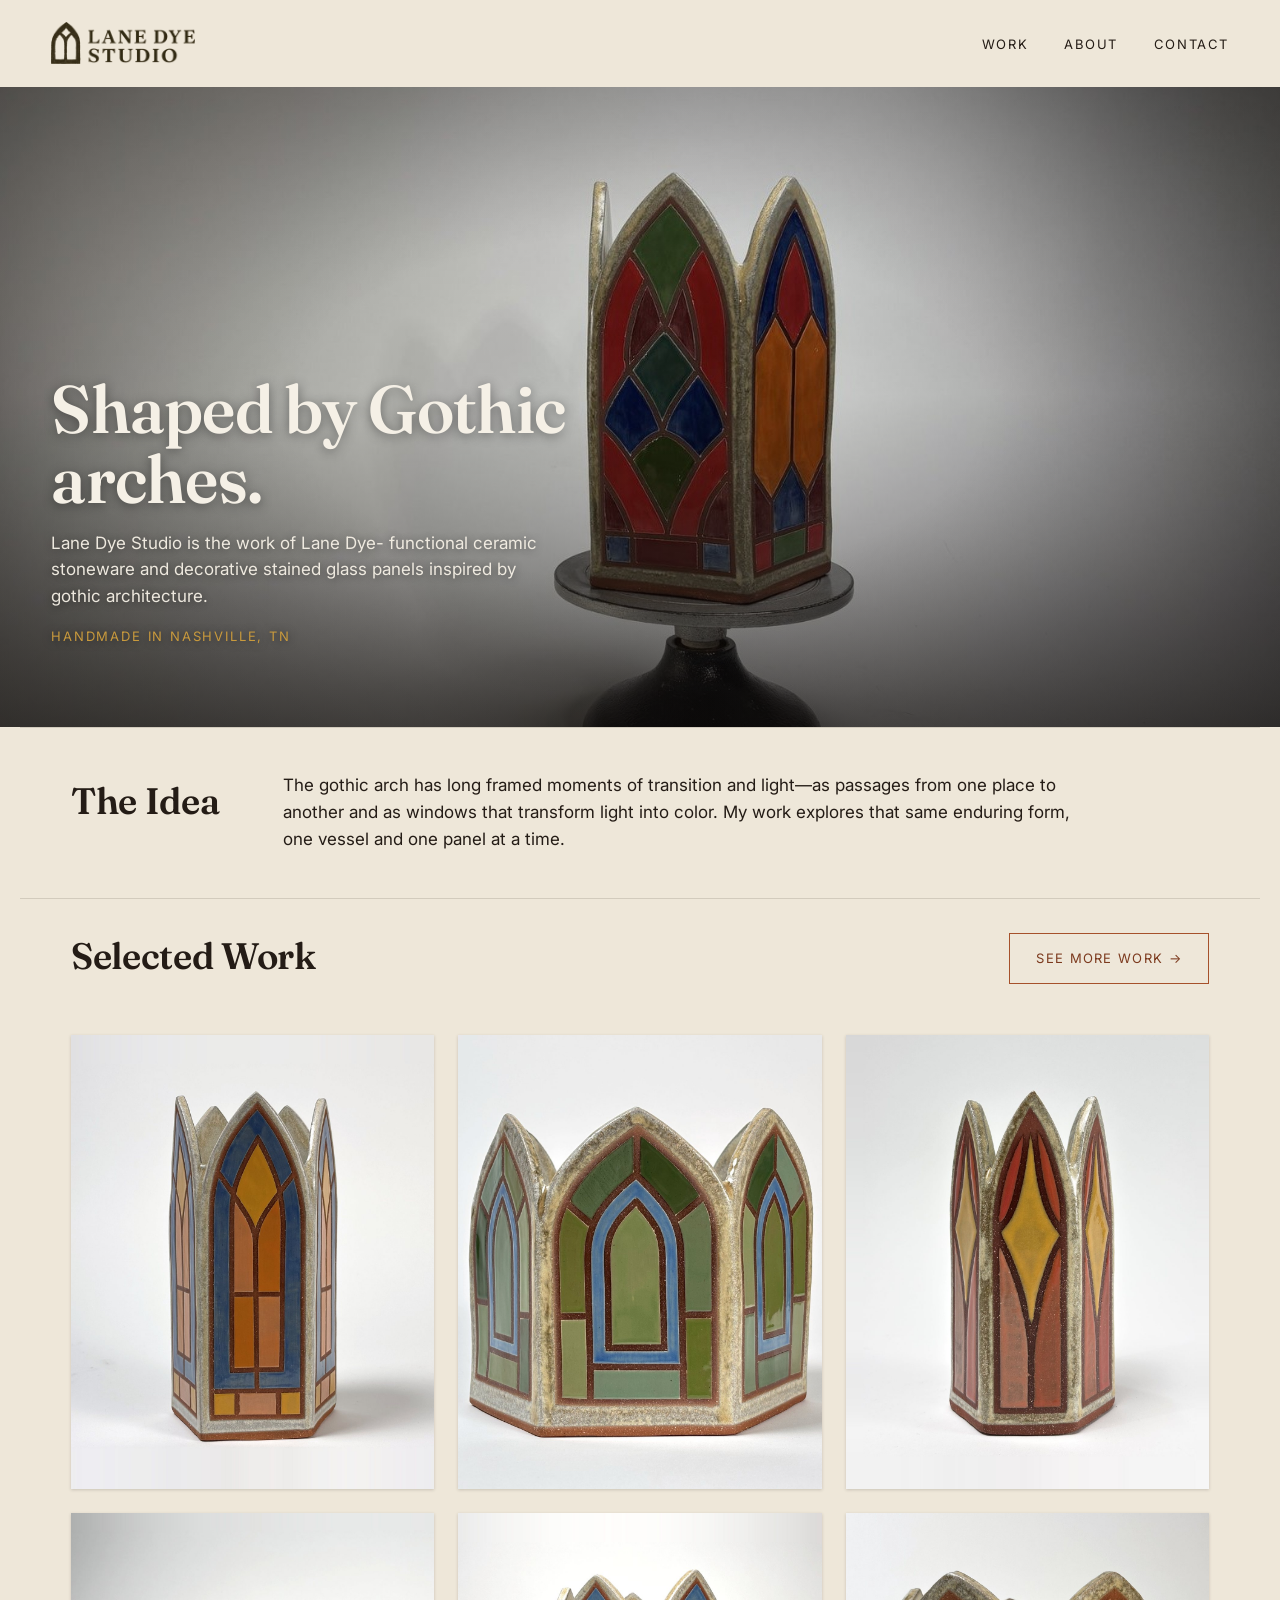
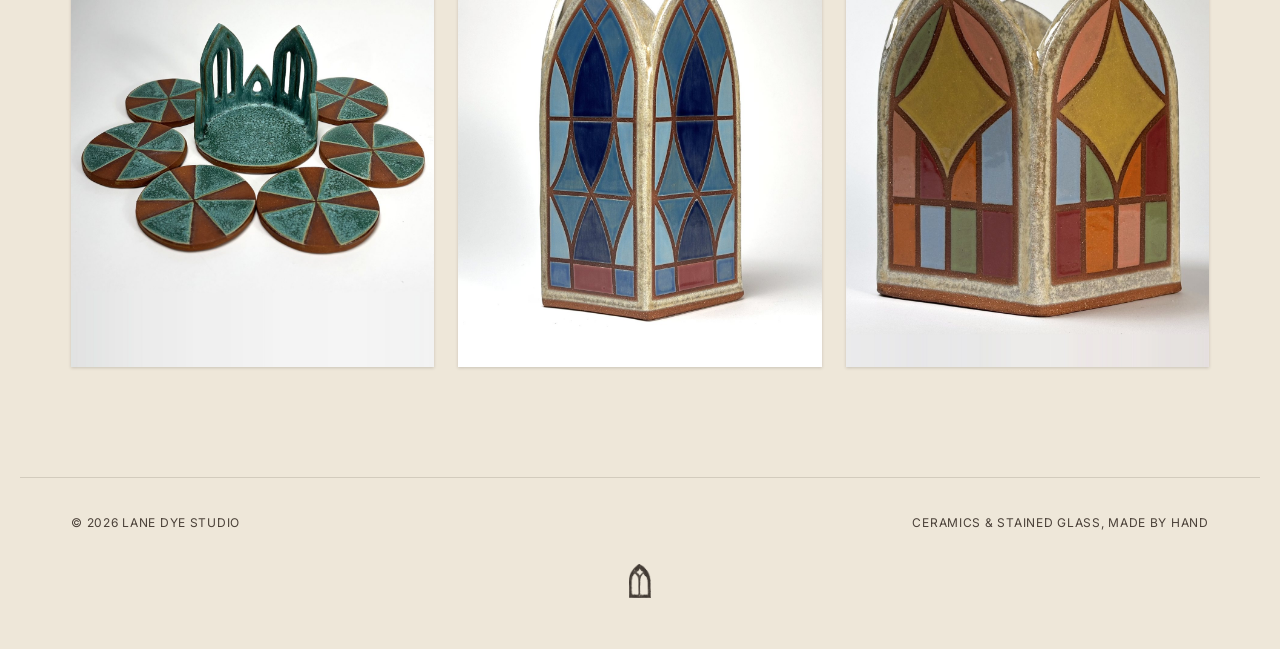
<file: index.html>
<!DOCTYPE html>
<html lang="en">
<head>
<meta charset="UTF-8">
<meta name="viewport" content="width=device-width, initial-scale=1.0">
<title>Lane Dye Studio</title>
<link href="https://fonts.googleapis.com/css2?family=Fraunces:ital,opsz,wght@0,9..144,400;0,9..144,600;1,9..144,500&family=Inter:wght@400;500;600&display=swap" rel="stylesheet">
<link rel="icon" href="/favicon.ico" sizes="any">
<link rel="icon" href="/images/favicon-32.png" type="image/png">
<link rel="apple-touch-icon" href="/images/apple-touch-icon.png">
<link rel="stylesheet" href="/styles.css">
</head>
<body>

<nav class="site-nav">
  <a href="/" class="wordmark" aria-label="Lane Dye Studio, home"><img src="/images/logo-full.png" class="wordmark-logo" alt="Lane Dye Studio"></a>
  <ul class="nav-links">
    <li><a href="/work">Work</a></li>
    <li><a href="/about">About</a></li>
    <li><a href="/contact">Contact</a></li>
  </ul>
</nav>

<header class="hero">
  <img class="hero-img" src="/images/new-02-full-flipped-cropped.jpg" alt="Star Vessel on turntable stand">
  <div class="hero-scrim"></div>
  <div class="hero-content">
    <h1>Shaped by Gothic arches.</h1>
    <p>Lane Dye Studio is the work of Lane Dye- functional ceramic stoneware and decorative stained glass panels inspired by gothic architecture.</p>
    <span class="hero-location">Handmade in Nashville, TN</span>
  </div>
</header>

<section class="wrap statement">
  <span class="statement-label">The Idea</span>
  <p class="statement-text">The gothic arch has long framed moments of transition and light—as passages from one place to another and as windows that transform light into color. My work explores that same enduring form, one vessel and one panel at a time.</p>
</section>

<section class="wrap" style="padding-top:28px;">
  <div class="section-head" style="border-bottom:none;padding-bottom:0;">
    <h2>Selected Work</h2>
    <a href="/work" class="btn alt">See more work →</a>
  </div>
  <div class="collage">
    <a class="collage-item" href="/work#vase-1">
      <img src="/images/work/7794.jpg" alt="Vessel with navy blue frame and orange lancet windows">
      <div class="collage-caption"><span class="t">Vessel No. 1</span><span class="m"></span></div>
    </a>
    <a class="collage-item" href="/work#planter-5">
      <img src="/images/work/7811.jpg" alt="Planter with green and blue arched windows">
      <div class="collage-caption"><span class="t">Planter No. 5</span><span class="m"></span></div>
    </a>
    <a class="collage-item" href="/work#vase-20">
      <img src="/images/work/7056.jpg" alt="Vessel with mustard diamonds and rosy red lancet panels">
      <div class="collage-caption"><span class="t">Vessel No. 20</span><span class="m"></span></div>
    </a>
    <a class="collage-item" href="/work#coaster-set-1">
      <img src="/images/work/5785.jpg" alt="Teal glazed pinwheel coaster set spread around an arched holder">
      <div class="collage-caption"><span class="t">Coaster Set No. 1</span><span class="m">Set of 6</span></div>
    </a>
    <a class="collage-item" href="/work#vase-3">
      <img src="/images/work/7937.jpg" alt="Tall vessel with blue and deep navy lattice arches and a rose-red base row">
      <div class="collage-caption"><span class="t">Vessel No. 3</span><span class="m"></span></div>
    </a>
    <a class="collage-item" href="/work#planter-2">
      <img src="/images/work/7738.jpg" alt="Planter with mustard four-pointed stars in blue, green and terracotta windows">
      <div class="collage-caption"><span class="t">Planter No. 2</span><span class="m"></span></div>
    </a>
  </div>
</section>

<footer class="wrap">
  <span>© <span id="year"></span> Lane Dye Studio</span>
  <span>Ceramics &amp; Stained Glass, made by hand</span>
</footer>
<div class="footer-icon"><img src="/images/footer-arch.png" alt="" width="21" height="34"></div>

<script>document.getElementById('year').textContent = new Date().getFullYear();</script>
<script src="/script.js"></script>
</body>
</html>
</file>
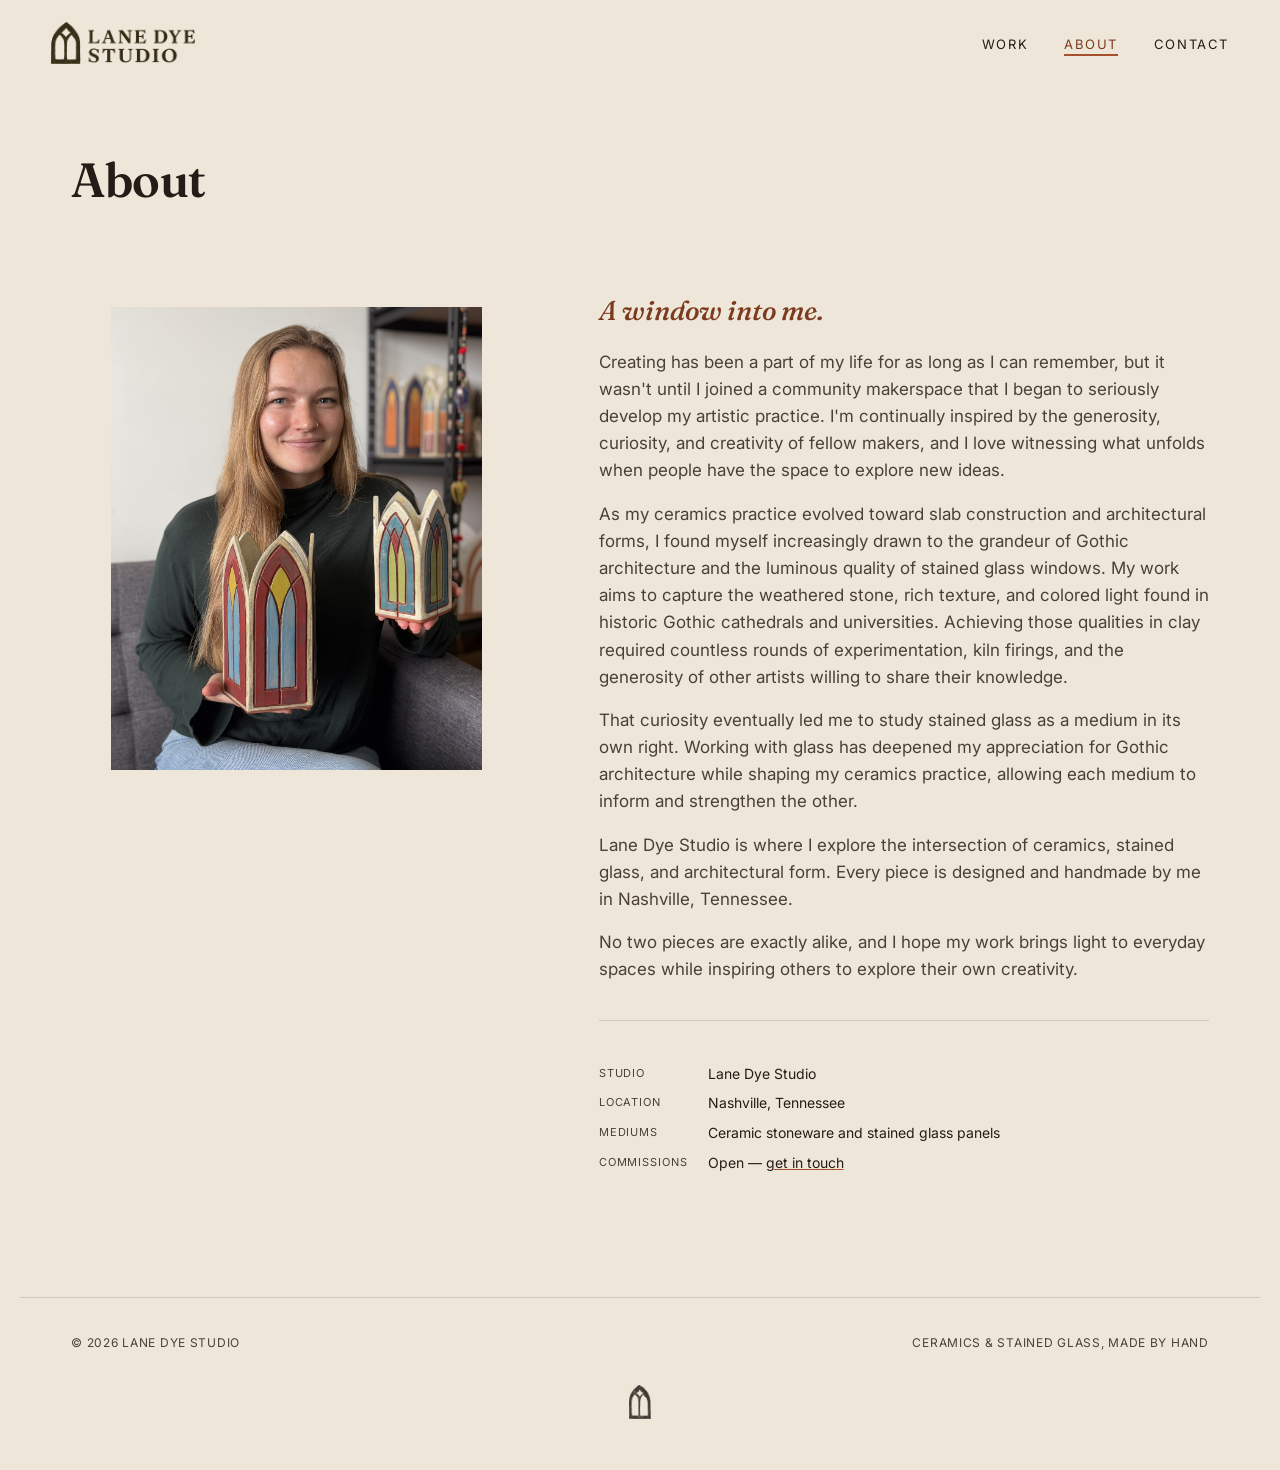
<file: about.html>
<!DOCTYPE html>
<html lang="en">
<head>
<meta charset="UTF-8">
<meta name="viewport" content="width=device-width, initial-scale=1.0">
<title>About — Lane Dye Studio</title>
<meta name="description" content="About Lane Dye Studio.">
<link href="https://fonts.googleapis.com/css2?family=Fraunces:ital,opsz,wght@0,9..144,400;0,9..144,600;1,9..144,500&family=Inter:wght@400;500;600&display=swap" rel="stylesheet">
<link rel="icon" href="/favicon.ico" sizes="any">
<link rel="icon" href="/images/favicon-32.png" type="image/png">
<link rel="apple-touch-icon" href="/images/apple-touch-icon.png">
<link rel="stylesheet" href="/styles.css">
</head>
<body>

<nav class="site-nav">
  <a href="/" class="wordmark" aria-label="Lane Dye Studio, home"><img src="/images/logo-full.png" class="wordmark-logo" alt="Lane Dye Studio"></a>
  <ul class="nav-links">
    <li><a href="/work">Work</a></li>
    <li><a href="/about" class="active">About</a></li>
    <li><a href="/contact">Contact</a></li>
  </ul>
</nav>

<section class="wrap" style="padding-top:56px;">
  <div class="section-head" style="border-bottom:none;">
    <h2 style="font-size:clamp(2rem,4vw,3rem);">About</h2>
  </div>

  <div class="about-grid">
    <div class="about-photos">
      <figure class="piece" data-cat="ceramics"><div class="piece-frame portrait-frame"><img src="/images/portrait-lane.jpg" alt="Lane Dye holding two of her Gothic arch vessels"></div></figure>
    </div>

    <div class="about-statement">
      <p class="about-lead">A window into me.</p>
      <p>Creating has been a part of my life for as long as I can remember, but it wasn't until I joined a community makerspace that I began to seriously develop my artistic practice. I'm continually inspired by the generosity, curiosity, and creativity of fellow makers, and I love witnessing what unfolds when people have the space to explore new ideas.</p>
      <p>As my ceramics practice evolved toward slab construction and architectural forms, I found myself increasingly drawn to the grandeur of Gothic architecture and the luminous quality of stained glass windows. My work aims to capture the weathered stone, rich texture, and colored light found in historic Gothic cathedrals and universities. Achieving those qualities in clay required countless rounds of experimentation, kiln firings, and the generosity of other artists willing to share their knowledge.</p>
      <p>That curiosity eventually led me to study stained glass as a medium in its own right. Working with glass has deepened my appreciation for Gothic architecture while shaping my ceramics practice, allowing each medium to inform and strengthen the other.</p>
      <p>Lane Dye Studio is where I explore the intersection of ceramics, stained glass, and architectural form. Every piece is designed and handmade by me in Nashville, Tennessee.</p>
      <p>No two pieces are exactly alike, and I hope my work brings light to everyday spaces while inspiring others to explore their own creativity.</p>

      <div class="about-meta">
        <dl>
          <dt>Studio</dt><dd>Lane Dye Studio</dd>
          <dt>Location</dt><dd>Nashville, Tennessee</dd>
          <dt>Mediums</dt><dd>Ceramic stoneware and stained glass panels</dd>
          <dt>Commissions</dt><dd>Open — <a href="/contact" style="text-decoration:underline;text-decoration-color:var(--clay);">get in touch</a></dd>
        </dl>
      </div>
    </div>
  </div>
</section>

<footer class="wrap">
  <span>© <span id="year"></span> Lane Dye Studio</span>
  <span>Ceramics &amp; Stained Glass, made by hand</span>
</footer>
<div class="footer-icon"><img src="/images/footer-arch.png" alt="" width="21" height="34"></div>

<script>document.getElementById('year').textContent = new Date().getFullYear();</script>
<script src="/script.js"></script>
</body>
</html>
</file>
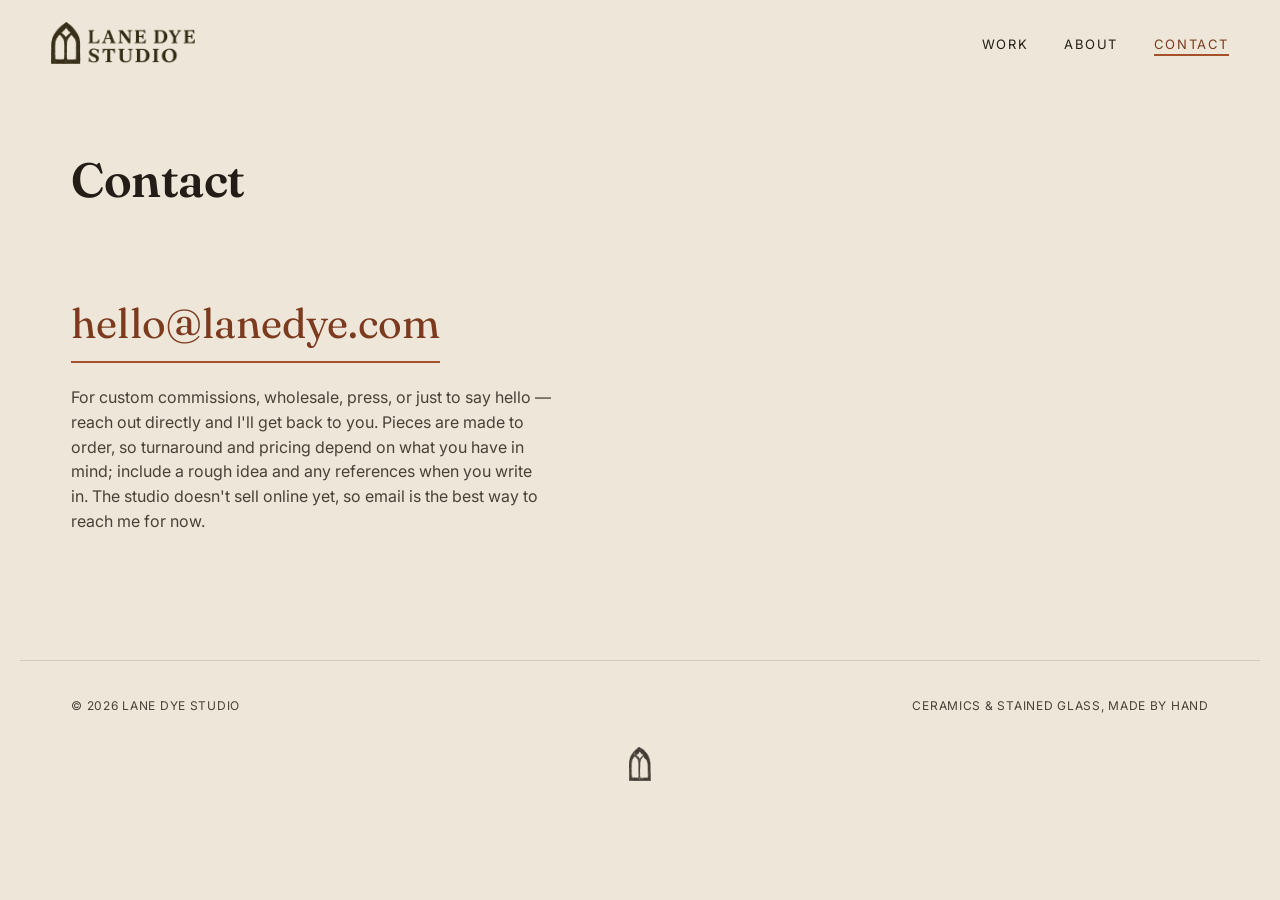
<file: contact.html>
<!DOCTYPE html>
<html lang="en">
<head>
<meta charset="UTF-8">
<meta name="viewport" content="width=device-width, initial-scale=1.0">
<title>Contact — Lane Dye Studio</title>
<meta name="description" content="Get in touch with Lane Dye Studio.">
<link href="https://fonts.googleapis.com/css2?family=Fraunces:ital,opsz,wght@0,9..144,400;0,9..144,600;1,9..144,500&family=Inter:wght@400;500;600&display=swap" rel="stylesheet">
<link rel="icon" href="/favicon.ico" sizes="any">
<link rel="icon" href="/images/favicon-32.png" type="image/png">
<link rel="apple-touch-icon" href="/images/apple-touch-icon.png">
<link rel="stylesheet" href="/styles.css">
</head>
<body>

<nav class="site-nav">
  <a href="/" class="wordmark" aria-label="Lane Dye Studio, home"><img src="/images/logo-full.png" class="wordmark-logo" alt="Lane Dye Studio"></a>
  <ul class="nav-links">
    <li><a href="/work">Work</a></li>
    <li><a href="/about">About</a></li>
    <li><a href="/contact" class="active">Contact</a></li>
  </ul>
</nav>

<section class="wrap" style="padding-top:56px;">
  <div class="section-head" style="border-bottom:none;">
    <h2 style="font-size:clamp(2rem,4vw,3rem);">Contact</h2>
  </div>

  <div class="contact-stack">
    <a class="contact-email" href="mailto:hello@lanedye.com">hello@lanedye.com</a>
    <p class="contact-note">For custom commissions, wholesale, press, or just to say hello — reach out directly and I'll get back to you. Pieces are made to order, so turnaround and pricing depend on what you have in mind; include a rough idea and any references when you write in. The studio doesn't sell online yet, so email is the best way to reach me for now.</p>
  </div>
</section>

<footer class="wrap">
  <span>© <span id="year"></span> Lane Dye Studio</span>
  <span>Ceramics &amp; Stained Glass, made by hand</span>
</footer>
<div class="footer-icon"><img src="/images/footer-arch.png" alt="" width="21" height="34"></div>

<script>document.getElementById('year').textContent = new Date().getFullYear();</script>
<script src="/script.js"></script>
</body>
</html>
</file>
<file: styles.css>
/* ============================================================
   Lane Dye Studio — design tokens (v1)
   Palette pulled from the glazes themselves:
   parchment/ink = stoneware body, clay = exposed foot-ring,
   indigo/sage/gold = the stained-glass panel colors
   ============================================================ */
:root{
  --parchment: #EEE7D9;
  --parchment-soft: #F5F0E6;
  --ink: #241C16;
  --ink-soft: #4A4038;
  --clay: #A6512B;
  --clay-deep: #7C3A1E;
  --indigo: #33435F;
  --sage: #74804B;
  --gold: #C99A3D;
  --line: rgba(36,28,22,0.14);
  --hairline: rgba(36,28,22,0.09);

  --display: "Fraunces", "Iowan Old Style", Georgia, serif;
  --body: "Inter", -apple-system, BlinkMacSystemFont, "Segoe UI", sans-serif;

  --wrap: 1240px;
  --pad: clamp(20px, 4vw, 56px);
}

*{box-sizing:border-box;}
[hidden]{display:none !important;}
html{scroll-behavior:smooth;}
body{
  margin:0;
  background:var(--parchment);
  color:var(--ink);
  font-family:var(--body);
  font-size:16px;
  line-height:1.55;
  -webkit-font-smoothing:antialiased;
}
img{max-width:100%;display:block;}
a{color:inherit;text-decoration:none;}
h1,h2,h3{font-family:var(--display);font-weight:600;margin:0;letter-spacing:-0.01em;}

.wrap{max-width:var(--wrap);margin:0 auto;padding-left:var(--pad);padding-right:var(--pad);}

/* -------------------- Nav -------------------- */
.site-nav{
  position:sticky;top:0;z-index:50;
  display:flex;align-items:center;justify-content:space-between;
  padding:22px var(--pad);
  background:rgba(238,231,217,0.86);
  backdrop-filter:blur(8px);
  border-bottom:1px solid transparent;
  transition:border-color .3s ease, background .3s ease;
}
.site-nav.scrolled{border-bottom-color:var(--line);}
.wordmark{
  display:inline-flex;align-items:flex-end;gap:14px;
  font-family:var(--display);
  font-size:15px;
  font-weight:600;
  letter-spacing:0.14em;
  text-transform:uppercase;
}
.wordmark-icon{height:42px;width:auto;display:block;flex:none;}
.wordmark-logo{height:42px;width:auto;display:block;}
.wordmark-text{display:flex;flex-direction:column;align-items:flex-start;line-height:1.1;text-align:left;gap:3px;}
.wordmark-text span{color:var(--clay);}
.nav-links{display:flex;gap:clamp(18px,3vw,36px);list-style:none;margin:0;padding:0;}
.nav-links a{
  font-size:13px;
  letter-spacing:0.12em;
  text-transform:uppercase;
  position:relative;
  padding-bottom:4px;
}
.nav-links a::after{
  content:"";position:absolute;left:0;right:0;bottom:0;height:1.5px;
  background:var(--clay);
  transform:scaleX(0);transform-origin:right;
  transition:transform .3s ease;
}
.nav-links a:hover::after,
.nav-links a.active::after{transform:scaleX(1);transform-origin:left;}
.nav-links a.active{color:var(--clay-deep);}

/* -------------------- Buttons / small links -------------------- */
.btn{
  display:inline-flex;align-items:center;gap:10px;
  font-size:13px;letter-spacing:0.1em;text-transform:uppercase;
  padding:14px 26px;border:1px solid var(--ink);
  transition:background .25s ease,color .25s ease,border-color .25s ease;
}
.btn:hover{background:var(--ink);color:var(--parchment);}
.btn.alt{border-color:var(--clay);color:var(--clay-deep);}
.btn.alt:hover{background:var(--clay);color:var(--parchment-soft);border-color:var(--clay);}

/* -------------------- Hero -------------------- */
.hero{
  position:relative;
  display:flex;align-items:flex-end;
  width:100%;
  aspect-ratio:2/1;
  min-height:460px;
  max-height:88vh;
  overflow:hidden;
}
.hero-img{
  position:absolute;inset:0;width:100%;height:100%;object-fit:cover;
  object-position:center 45%;
}
.hero-scrim{
  position:absolute;inset:0;
  background:
    radial-gradient(ellipse at center, rgba(10,8,6,0) 38%, rgba(10,8,6,0.42) 100%),
    linear-gradient(180deg, rgba(20,15,11,0) 0%, rgba(20,15,11,0.10) 48%, rgba(16,12,9,0.66) 100%);
}
.hero-content{
  position:relative;z-index:2;color:var(--parchment-soft);
  padding:0 var(--pad) clamp(48px,9vh,120px);
  width:100%;
}
.hero-eyebrow{
  font-size:12px;letter-spacing:0.22em;text-transform:uppercase;
  color:var(--gold);margin-bottom:18px;display:block;
  text-shadow:0 2px 14px rgba(0,0,0,0.6);
}
.hero h1{
  font-size:clamp(2.4rem,5.4vw,4.2rem);
  line-height:1.04;
  max-width:15ch;
  text-shadow:0 2px 12px rgba(0,0,0,0.4);
}
.hero p{
  max-width:46ch;margin-top:16px;font-size:17px;
  color:rgba(245,240,230,0.95);
  text-shadow:0 1px 8px rgba(0,0,0,0.45);
}
.hero-location{
  display:block;margin-top:12px;
  font-size:13px;letter-spacing:0.14em;text-transform:uppercase;
  color:var(--gold);
  text-shadow:0 1px 8px rgba(0,0,0,0.5);
}

/* -------------------- Section scaffolding -------------------- */
section{padding:clamp(56px,9vw,110px) 0;}
.section-head{
  display:flex;justify-content:space-between;align-items:flex-end;
  gap:24px;margin-bottom:clamp(28px,4vw,52px);
  border-bottom:1px solid var(--line);
  padding-bottom:22px;
}
.section-head h2{font-size:clamp(1.6rem,3vw,2.3rem);}
.section-num{
  font-family:var(--body);font-size:12px;letter-spacing:0.14em;
  text-transform:uppercase;color:var(--ink-soft);
}

/* -------------------- Gallery / arch cards (signature element) -------------------- */
.gallery{
  display:grid;
  grid-template-columns:repeat(3, 1fr);
  gap:28px 28px;
}
.piece{
  opacity:0;transform:translateY(28px);
  transition:opacity .7s ease, transform .7s ease;
}
.piece.in-view{opacity:1;transform:translateY(0);}
.piece-frame{
  position:relative;
  overflow:hidden;
  background:var(--ink);
  aspect-ratio:4/5;
}
.piece-frame img{
  width:100%;height:100%;object-fit:cover;display:block;
  transform:scale(1.01);
  transition:transform .6s ease;
}
.piece:hover .piece-frame img{transform:scale(1.06);}
.piece-cap{
  display:flex;justify-content:space-between;align-items:baseline;
  padding-top:12px;border-top:2px solid var(--clay);
}
.piece[data-cat="glass"] .piece-cap{border-top-color:var(--indigo);}
.piece-title{font-family:var(--display);font-size:15px;}
.piece-med{font-size:11px;letter-spacing:0.08em;text-transform:uppercase;color:var(--ink-soft);}

/* -------------------- Selected Work collage (homepage) -------------------- */
.collage{
  display:flex;
  gap:24px;
  align-items:flex-start;
}
.collage-col{
  display:flex;
  flex-direction:column;
  gap:24px;
  flex:1;
  min-width:0;
}
.collage-item{
  position:relative;
  display:block;
  overflow:hidden;
  cursor:pointer;
  background:var(--bg-alt, var(--parchment-soft));
  box-shadow:0 1px 3px rgba(36,28,22,0.18);
  transition:box-shadow .4s ease, transform .4s ease;
}
.collage-item img{
  width:100%;height:auto;display:block;
  transition:transform .6s cubic-bezier(.22,.8,.28,1);
}
.collage-item:hover{
  transform:translateY(-6px);
  box-shadow:0 20px 40px rgba(36,28,22,0.24);
  z-index:5;
}
.collage-item:hover img{transform:scale(1.06);}
.collage-caption{
  position:absolute;inset:auto 0 0 0;
  padding:16px 18px;
  background:linear-gradient(180deg, rgba(36,28,22,0) 0%, rgba(22,16,12,0.85) 100%);
  color:var(--parchment-soft);
  transform:translateY(100%);
  transition:transform .4s cubic-bezier(.22,.8,.28,1);
}
.collage-item:hover .collage-caption{transform:translateY(0);}
.collage-caption .t{font-family:var(--display);font-size:14px;display:block;line-height:1.3;}
.collage-caption .m{font-size:10px;letter-spacing:.08em;text-transform:uppercase;opacity:.8;}

@media (prefers-reduced-motion: reduce){
  .collage-item, .collage-item img, .collage-caption{transition:none;}
}
.statement{
  display:grid;
  grid-template-columns:180px 1fr;
  gap:32px;
  align-items:start;
  padding-top:44px;
  padding-bottom:44px;
  border-top:1px solid var(--line);
  border-bottom:1px solid var(--line);
}
.statement-label{
  font-family:var(--display);font-weight:600;letter-spacing:-0.01em;
  font-size:clamp(1.6rem,3vw,2.3rem);
  color:var(--ink);
}
.statement-text{
  font-family:var(--body);font-weight:400;
  font-size:17px;
  line-height:1.6;
  color:var(--ink);
  max-width:72ch;
  margin:0;
}
@media (max-width:700px){
  .statement{grid-template-columns:1fr;gap:14px;}
}

/* -------------------- Footer -------------------- */
footer{
  padding:36px var(--pad) 28px;
  border-top:1px solid var(--line);
  display:flex;justify-content:space-between;align-items:center;
  font-size:12px;letter-spacing:0.06em;text-transform:uppercase;color:var(--ink-soft);
  flex-wrap:wrap;gap:14px;
}
.footer-icon{text-align:center;padding:4px 0 44px;}
.footer-icon img{height:34px;width:auto;display:inline-block;opacity:.9;}

/* -------------------- Multi-photo piece groups (Work page) -------------------- */
.piece-group .piece-frame{position:relative;}
.piece-thumbs{
  position:absolute;left:10px;right:10px;bottom:10px;
  display:flex;gap:8px;flex-wrap:wrap;
}
.piece-thumbs button{
  width:32px;height:32px;flex:none;
  border-radius:2px;border:2px solid rgba(245,240,230,0.9);
  background-size:cover;background-position:center;
  cursor:pointer;padding:0;
  opacity:.72;transition:opacity .2s ease, transform .2s ease, border-color .2s ease;
  box-shadow:0 1px 3px rgba(0,0,0,0.35);
}
.piece-thumbs button:hover{opacity:1;}
.piece-thumbs button.active{opacity:1;border-color:var(--clay);transform:translateY(-2px);}
.piece-view-count{color:var(--ink-soft);}

/* -------------------- Lightbox (Work page) -------------------- */
.piece-frame img{cursor:zoom-in;}
.lightbox{
  position:fixed;inset:0;z-index:200;
  background:rgba(18,17,16,0.94);
  display:flex;align-items:center;justify-content:center;
  padding:56px;
}
.lightbox[hidden]{display:none;}
.lightbox-img{
  max-width:88vw;max-height:84vh;
  width:auto;height:auto;
  object-fit:contain;
  box-shadow:0 20px 60px rgba(0,0,0,0.5);
}
.lightbox-close{
  position:absolute;top:20px;right:24px;
  background:none;border:none;color:var(--parchment-soft);
  font-size:34px;line-height:1;cursor:pointer;
  padding:8px;font-family:var(--body);
}
.lightbox-prev,.lightbox-next{
  position:absolute;top:50%;transform:translateY(-50%);
  background:none;border:none;color:var(--parchment-soft);
  font-size:42px;line-height:1;cursor:pointer;padding:12px 18px;
  opacity:0.65;transition:opacity .2s ease;
  font-family:var(--body);
}
.lightbox-prev:hover,.lightbox-next:hover{opacity:1;}
.lightbox-prev{left:8px;}
.lightbox-next{right:8px;}
@media (max-width:640px){
  .lightbox{padding:24px;}
  .lightbox-prev,.lightbox-next{font-size:32px;padding:10px;}
}
.tabs{display:flex;gap:6px;margin-bottom:0;border-bottom:2px solid var(--ink);}
.tab{
  font-family:var(--display);font-size:clamp(1rem,1.8vw,1.2rem);font-weight:600;letter-spacing:0;
  color:var(--ink-soft);cursor:pointer;
  background:rgba(36,28,22,0.05);border:1px solid var(--line);border-bottom:none;
  border-radius:6px 6px 0 0;padding:11px clamp(18px,3vw,30px);
  position:relative;top:0;transition:background .2s ease,color .2s ease;
}
.tab:hover{background:rgba(36,28,22,0.1);color:var(--ink);}
.tab.active{background:var(--ink);border-color:var(--ink);color:var(--parchment-soft,#f3ece0);}
.tab[data-cat="glass"].active{background:var(--indigo);border-color:var(--indigo);}
.tabs{border-bottom-color:var(--ink);}

.empty-state{
  border:1px dashed var(--line);padding:56px 32px;text-align:center;
  color:var(--ink-soft);
}
.empty-state h3{font-size:1.3rem;margin-bottom:10px;color:var(--ink);}
.empty-state p{max-width:42ch;margin:0 auto;}

/* -------------------- About -------------------- */
.about-grid{
  display:grid;grid-template-columns:0.85fr 1.15fr;gap:clamp(32px,6vw,80px);
  align-items:start;
}
.portrait-frame{aspect-ratio:4/5;}
.about-statement p{font-size:17px;line-height:1.6;color:var(--ink-soft);margin:0 0 16px;max-width:56ch;}
.about-statement .about-lead{
  font-family:var(--display);font-style:italic;font-weight:500;
  font-size:clamp(1.3rem,2.2vw,1.7rem);
  color:var(--clay-deep);line-height:1.4;
  margin:0 0 20px;
}
.about-photos{display:grid;gap:20px;}
.about-meta{margin-top:36px;padding-top:28px;border-top:1px solid var(--line);}
.about-meta dl{display:grid;grid-template-columns:auto 1fr;gap:8px 20px;font-size:14px;}
.about-meta dt{color:var(--ink-soft);text-transform:uppercase;letter-spacing:0.08em;font-size:11px;padding-top:2px;}
.about-meta dd{margin:0;}

/* -------------------- Contact -------------------- */
.contact-stack{max-width:56ch;}
.contact-email{
  font-family:var(--display);font-size:clamp(1.6rem,3.4vw,2.6rem);
  color:var(--clay-deep);word-break:break-word;
  border-bottom:2px solid var(--clay);display:inline-block;padding-bottom:6px;
}
.contact-note{margin-top:22px;max-width:48ch;color:var(--ink-soft);}
.contact-links{list-style:none;padding:0;margin:28px 0 0;display:flex;flex-direction:column;gap:12px;}
.contact-links a{font-size:14px;letter-spacing:0.04em;}
.contact-meta{margin-top:40px;padding-top:28px;border-top:1px solid var(--line);}
.contact-meta-label{
  display:block;font-size:11px;letter-spacing:0.1em;text-transform:uppercase;
  color:var(--ink-soft);margin-bottom:12px;
}
.contact-meta p{font-size:15px;color:var(--ink-soft);max-width:52ch;margin:0;}

@media (max-width:860px){
  .gallery{grid-template-columns:repeat(2, 1fr);}
  .about-grid{grid-template-columns:1fr;}
  .about-photos{grid-template-columns:1fr 1fr;}
}
@media (max-width:560px){
  .hero{min-height:100vh;min-height:100svh;}
  .gallery{grid-template-columns:1fr;}
  .site-nav{padding:16px 20px;}
  .wordmark{gap:9px;font-size:11px;}
  .wordmark-icon{height:30px;}
  .wordmark-logo{height:32px;}
  .nav-links{gap:13px;}
  .nav-links a{font-size:10.5px;}
  .section-head{gap:12px;}
  .section-head .btn{font-size:10.5px;padding:10px 14px;white-space:nowrap;}
  .about-photos{grid-template-columns:1fr;}
}
@media (prefers-reduced-motion: reduce){
  html{scroll-behavior:auto;}
  .piece{transition:none;opacity:1;transform:none;}
  .piece-frame img{transition:none;}
}


/* -------------------- Work page deep links -------------------- */
.piece{scroll-margin-top:110px;}
</file>
